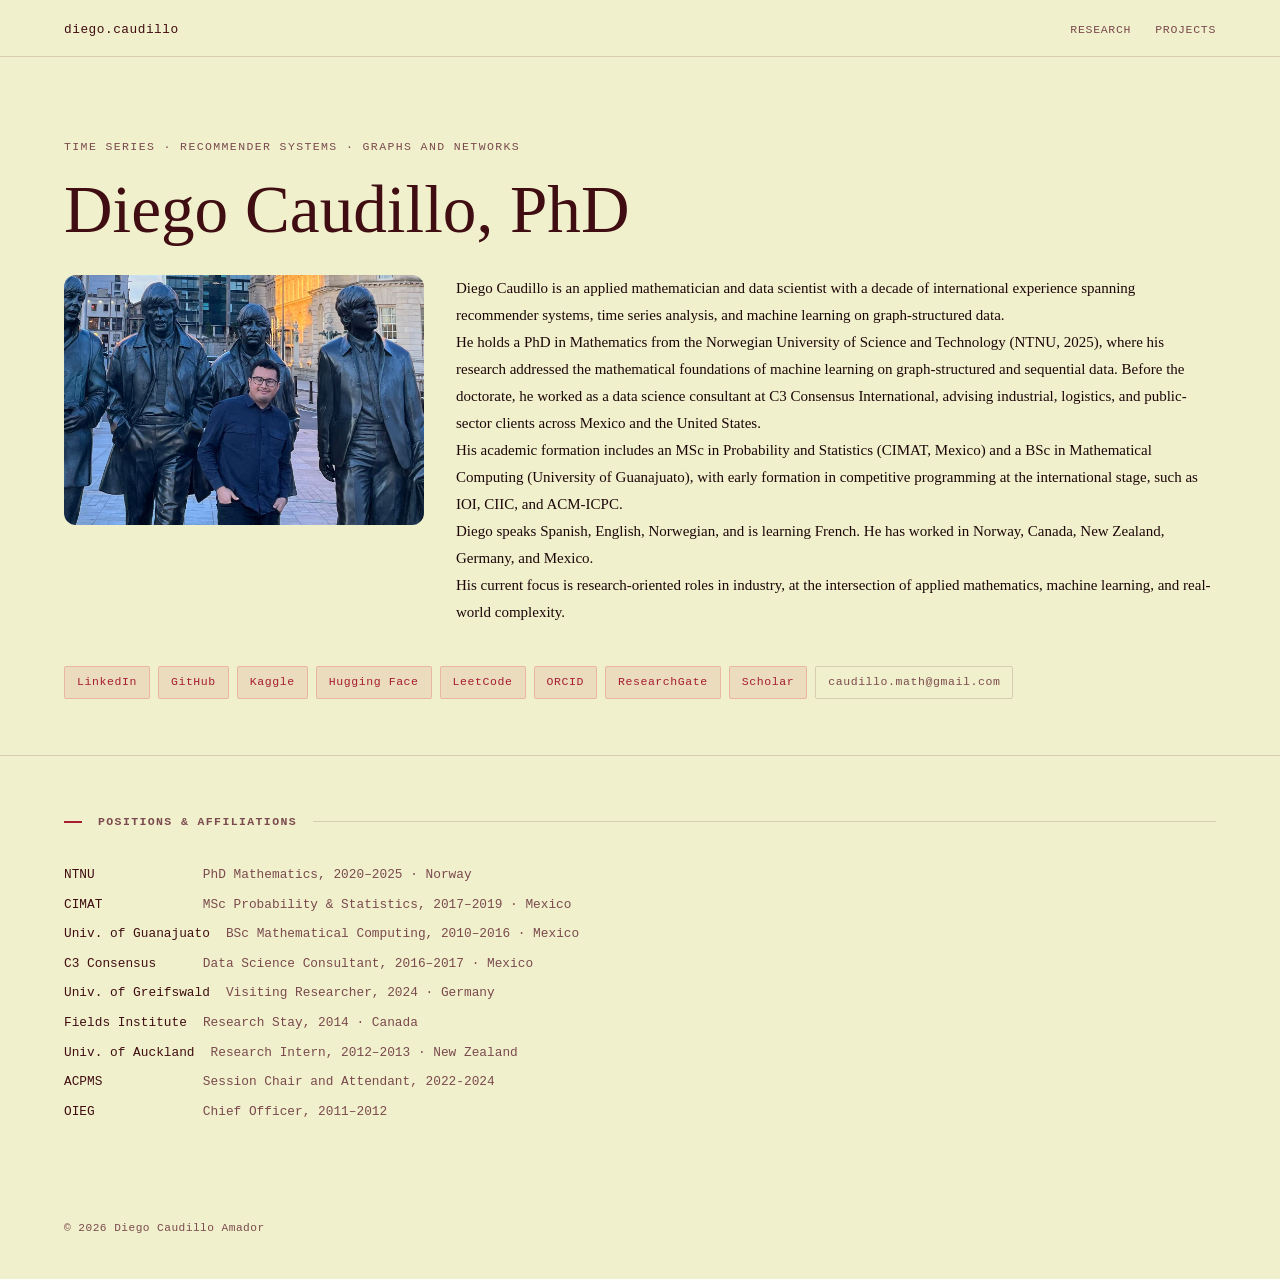
<file: index.html>
<!DOCTYPE html>
<html lang="en">
<head>
<meta charset="UTF-8">
<meta name="viewport" content="width=device-width, initial-scale=1.0">
<title>Diego Caudillo</title>
<link rel="stylesheet" href="style.css">
<style>
  /* ── HERO ── */
  #about { padding: 5rem 0 3.5rem; border-bottom: 1px solid var(--rule); }
  .kicker {
    font-family: var(--mono); font-size: 0.72rem; letter-spacing: 0.12em;
    text-transform: uppercase; color: var(--text-muted); margin-bottom: 1rem;
  }
  h1 {
    font-family: var(--serif); font-size: clamp(2.8rem, 6vw, 4.2rem);
    font-weight: 400; line-height: 1.1; color: var(--accent); margin-bottom: 1.75rem;
  }
  h1 em { font-style: italic; color: var(--text-muted); }


  /* ── SECTION CARDS ── */
  .section-cards {
    display: grid;
    grid-template-columns: repeat(auto-fit, minmax(200px, 1fr));
    gap: 1rem;
    margin-bottom: 0;
  }
  .section-card {
    display: block; text-decoration: none;
    border: 1px solid var(--rule); border-radius: 3px;
    padding: 1.25rem 1.5rem;
    transition: border-color 0.15s, background 0.15s;
    background: transparent;
  }
  .section-card:hover {
    border-color: rgba(231,29,54,0.3);
    background: var(--punch-dim);
  }
  .section-card:hover .card-title { color: var(--punch); }
  .card-label {
    font-family: var(--mono); font-size: 0.65rem; letter-spacing: 0.1em;
    text-transform: uppercase; color: var(--text-muted); margin-bottom: 0.4rem;
  }
  .card-title {
    font-family: var(--serif); font-size: 1.25rem; font-weight: 500;
    color: var(--accent); line-height: 1.2; transition: color 0.15s;
  }
  .card-desc {
    font-family: var(--mono); font-size: 0.7rem; color: var(--text-muted);
    margin-top: 0.5rem; line-height: 1.5;
  }
</style>
</head>
<body>

<nav>
  <div class="wrap">
    <a href="index.html" class="site-name">diego.caudillo</a>
    <ul>
      <li><a href="research.html">Research</a></li>
      <li><a href="portfolio.html">Projects</a></li>
    </ul>
  </div>
</nav>

<!-- ── ABOUT ── -->
<section id="about">
  <div class="wrap">
    <p class="kicker">Time Series &middot; Recommender Systems &middot; Graphs and Networks</p>
    <h1>Diego Caudillo, PhD </h1>

    <div style="display:flex; gap:2rem; align-items:flex-start;">
  <img src="IMG_8859.jpeg" alt="Diego meets The Beatles"
       style="width:360px; height:250px; border-radius:12px; object-fit:cover; flex-shrink:0;">
  <p style="font-size:15px; line-height:1.8; margin:0;">
    Diego Caudillo is an applied mathematician and data scientist with a decade of 
    international experience spanning recommender systems, time series analysis, and machine learning
    on graph-structured data. <br/>
    
    He holds a PhD in Mathematics from the Norwegian University of
    Science and Technology (NTNU, 2025), where his research addressed the 
    mathematical foundations of machine learning on graph-structured and sequential data. 
    Before the doctorate, he worked as a data science consultant at C3 Consensus International, 
    advising industrial, logistics, and public-sector clients across Mexico and the United States. <br/>
    
    His academic formation includes an MSc in Probability and Statistics (CIMAT, Mexico) and a 
    BSc in Mathematical Computing (University of Guanajuato), with early formation in 
    competitive programming at the international stage, such as IOI, CIIC, and ACM-ICPC. <br/>
    
    Diego speaks Spanish, English, Norwegian, and is learning French. 
    He has worked in Norway, Canada, New Zealand, Germany, and Mexico.<br/>
    
    His current focus is research-oriented roles in industry, 
    at the intersection of applied mathematics, machine learning, and real-world complexity.</p>

    </div>
    <div style="margin-bottom: 2.5rem;"></div>

    <div class="links-row">
      <a href="https://www.linkedin.com/in/diegocaudilloamador/" target="_blank" rel="noopener">LinkedIn</a>
      <a href="https://github.com/diegocaudillo" target="_blank" rel="noopener">GitHub</a>
      <a href="https://www.kaggle.com/diegocaudillono" target="_blank" rel="noopener">Kaggle</a>
      <a href="https://huggingface.co/dcaudillo" target="_blank" rel="noopener">Hugging Face</a>
      <a href="https://leetcode.com/u/0gODHWwfIW/" target="_blank" rel="noopener">LeetCode</a>
      <a href="https://orcid.org/0000-0001-5652-9534" target="_blank" rel="noopener">ORCID</a>
      <a href="https://www.researchgate.net/profile/Diego_Caudillo" target="_blank" rel="noopener">ResearchGate</a>
      <a href="https://scholar.google.com/citations?user=xFqUCs0AAAAJ" target="_blank" rel="noopener">Scholar</a>
      <a href="mailto:caudillo.math@gmail.com" class="email">caudillo.math@gmail.com</a>
    </div>
  </div>
</section>

<!-- ── ASSOCIATIONS ── -->
<section id="associations">
  <div class="wrap">
    <h2>Positions &amp; Affiliations</h2>
    <ul class="assoc-list">
      <li><strong>NTNU</strong> PhD Mathematics, 2020–2025 &middot; Norway</li>
      <li><strong>CIMAT</strong> MSc Probability &amp; Statistics, 2017–2019 &middot; Mexico</li>
      <li><strong>Univ. of Guanajuato</strong> BSc Mathematical Computing, 2010–2016 &middot; Mexico</li>
      <li><strong>C3 Consensus</strong> Data Science Consultant, 2016–2017 &middot; Mexico</li>
      <li><strong>Univ. of Greifswald</strong> Visiting Researcher, 2024 &middot; Germany</li>
      <li><strong>Fields Institute</strong> Research Stay, 2014 &middot; Canada</li>
      <li><strong>Univ. of Auckland</strong> Research Intern, 2012–2013 &middot; New Zealand</li>
      <li><strong>ACPMS</strong> Session Chair and Attendant, 2022-2024</li>
      <li><strong>OIEG</strong> Chief Officer, 2011–2012</li>
    </ul>
  </div>
</section>

<footer>
  <div class="wrap">
    &copy; <span id="yr"></span> Diego Caudillo Amador 
  </div>
</footer>

<script>document.getElementById('yr').textContent = new Date().getFullYear();</script>
</body>
</html>
</file>
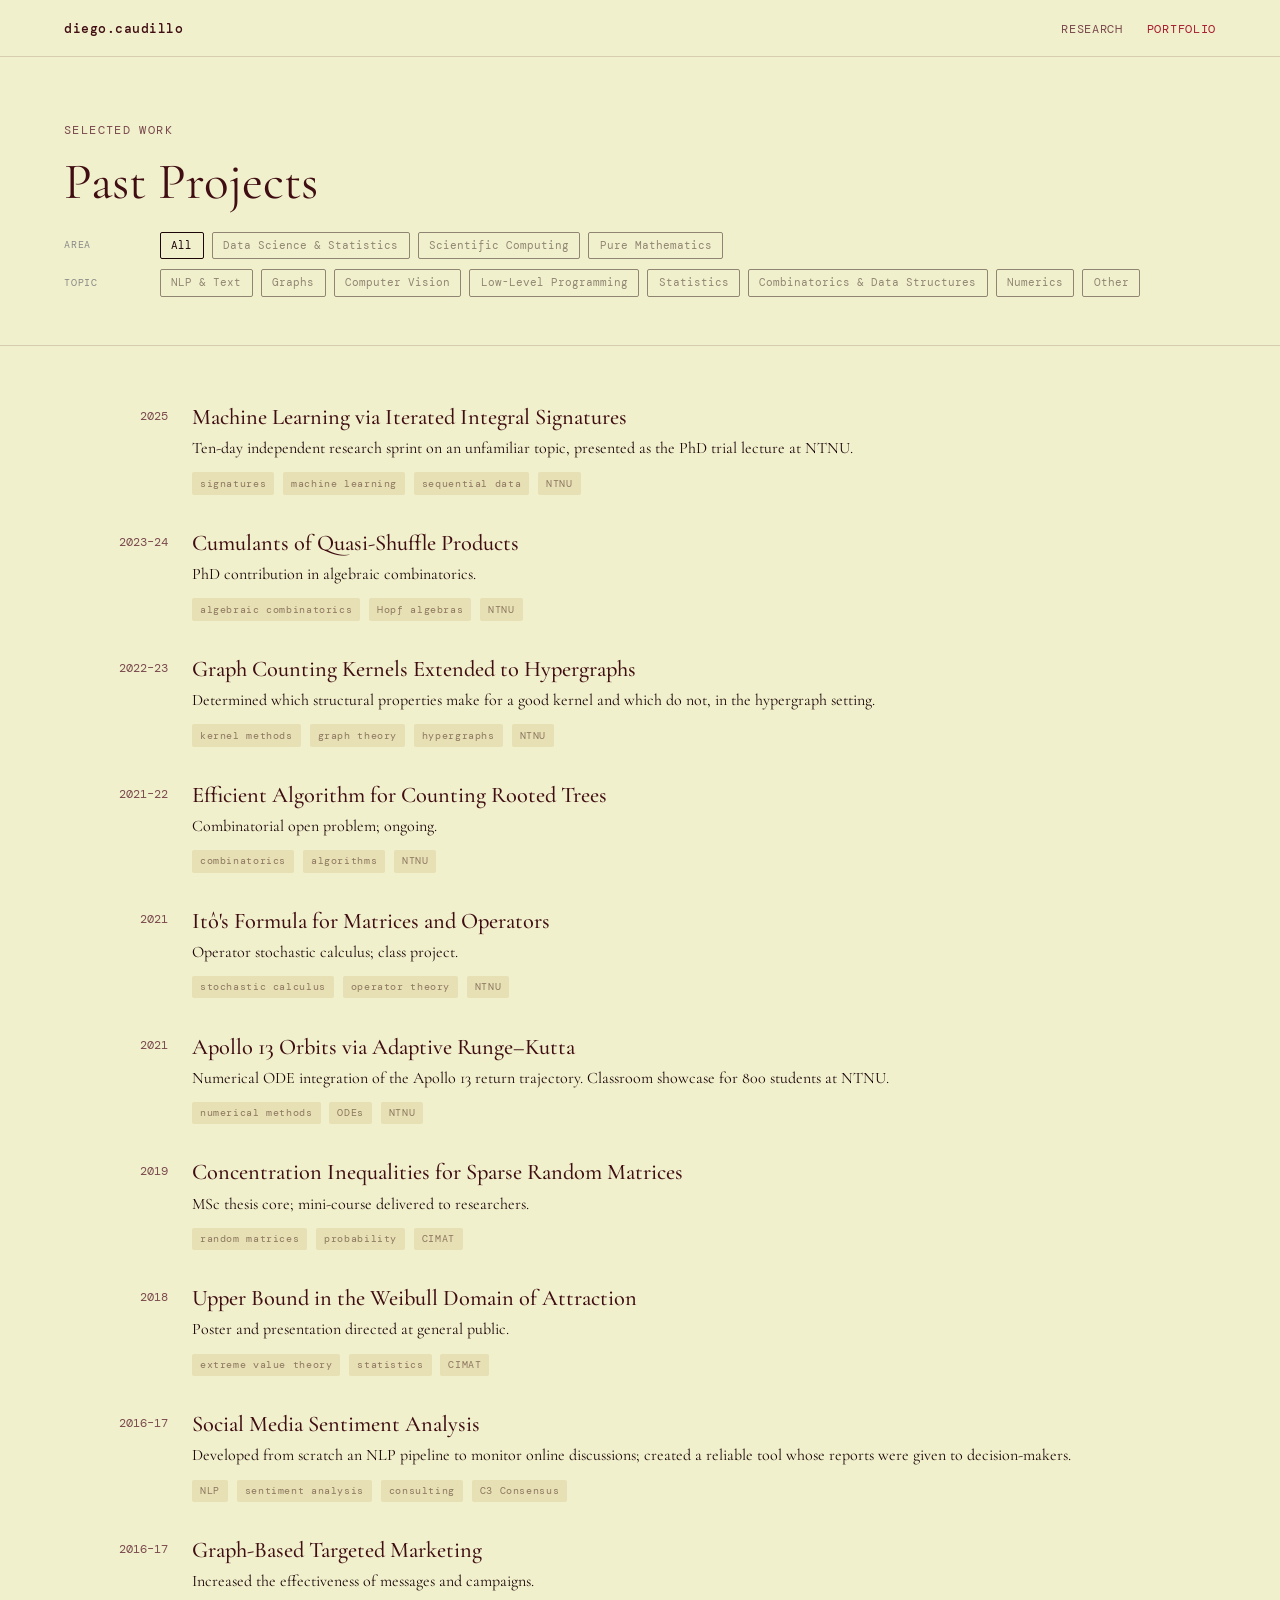
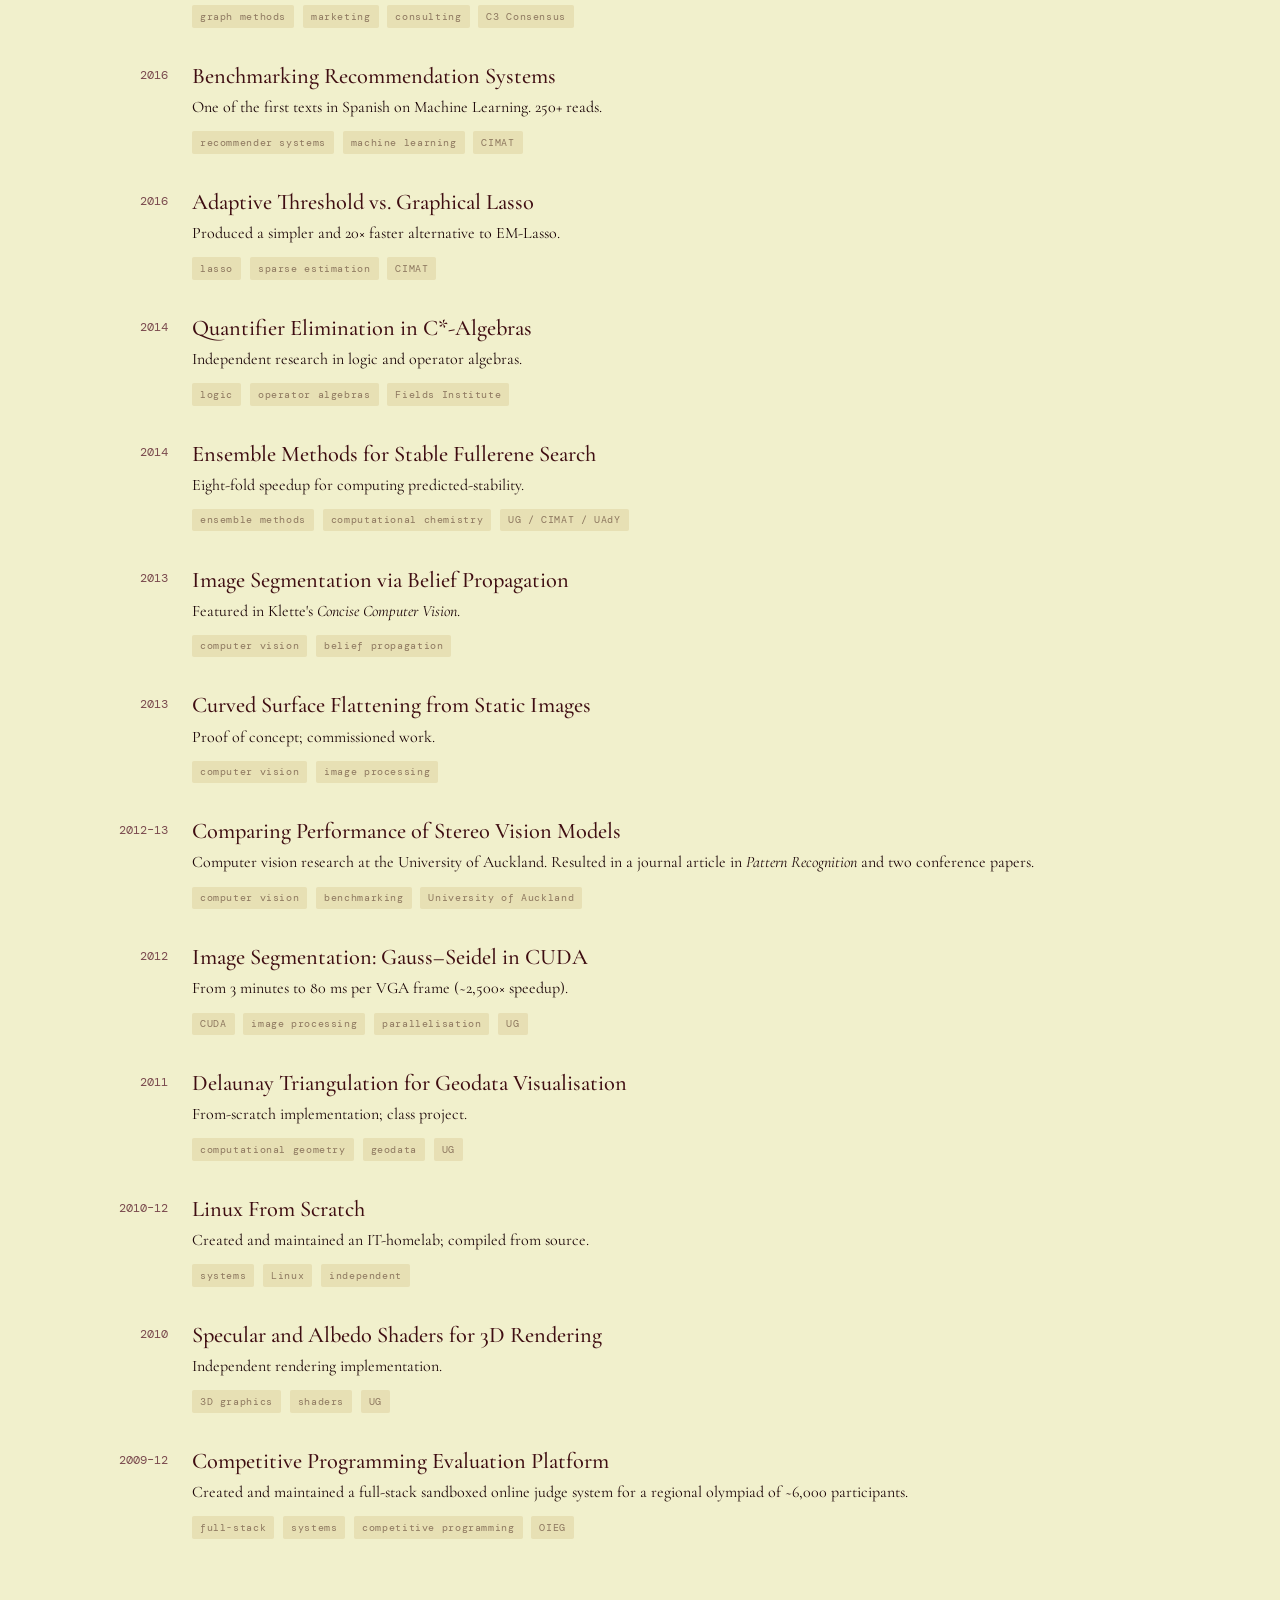
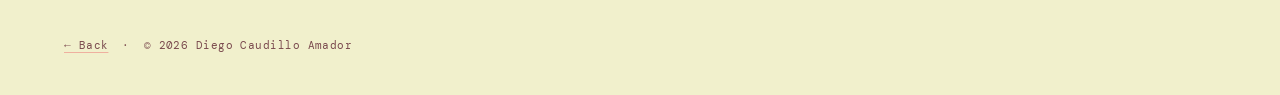
<file: portfolio.html>
<!DOCTYPE html>
<html lang="en">
<head>
<meta charset="UTF-8">
<meta name="viewport" content="width=device-width, initial-scale=1.0">
<title>Past Projects — Diego Caudillo</title>
<link rel="preconnect" href="https://fonts.googleapis.com">
<link rel="preconnect" href="https://fonts.gstatic.com" crossorigin>
<link href="https://fonts.googleapis.com/css2?family=Cormorant+Garamond:ital,wght@0,400;0,500;1,400&family=DM+Mono:wght@400;500&display=swap" rel="stylesheet">
<link rel="stylesheet" href="style.css">
<style>
  .filter-bar { padding: 1.25rem 0 0; }
  .filter-row { display: flex; flex-wrap: wrap; gap: 0.5rem; margin-bottom: 0.6rem; }
  .filter-row:last-child { margin-bottom: 0; }
  .filter-label { font-family: 'DM Mono', monospace; font-size: 0.65rem; text-transform: uppercase;
    letter-spacing: 0.08em; color: var(--muted, #888); align-self: center;
    min-width: 5.5rem; }
  .fbtn { font-family: 'DM Mono', monospace; font-size: 0.7rem; padding: 0.2rem 0.65rem;
    border: 1px solid currentColor; border-radius: 2px; cursor: pointer;
    background: transparent; text-decoration: none; color: inherit; opacity: 0.45;
    transition: opacity 0.15s; }
  .fbtn:hover { opacity: 0.75; }
  .fbtn.on { opacity: 1; }
  .entry.hidden { display: none; }
  .no-match { display: none; font-family: 'DM Mono', monospace; font-size: 0.8rem;
    color: var(--muted, #888); padding: 2rem 0; }
  .no-match.visible { display: block; }
</style>
</head>
<body>

<nav>
  <div class="wrap">
    <a href="index.html" class="site-name">diego.caudillo</a>
    <ul>
      <li><a href="research.html">Research</a></li>
      <li><a href="portfolio.html" class="active">Portfolio</a></li>
    </ul>
  </div>
</nav>

<div class="page-header">
  <div class="wrap">
    <p class="kicker">Selected work</p>
    <h1>Past Projects</h1>

    <div class="filter-bar">
      <div class="filter-row">
        <span class="filter-label">Area</span>
        <a href="#" class="fbtn on" data-type="cat" data-val="all">All</a>
        <a href="#" class="fbtn" data-type="cat" data-val="ds">Data Science &amp; Statistics</a>
        <a href="#" class="fbtn" data-type="cat" data-val="sc">Scientific Computing</a>
        <a href="#" class="fbtn" data-type="cat" data-val="pm">Pure Mathematics</a>
      </div>
      <div class="filter-row">
        <span class="filter-label">Topic</span>
        <a href="#" class="fbtn" data-type="tag" data-val="nlp">NLP &amp; Text</a>
        <a href="#" class="fbtn" data-type="tag" data-val="graphs">Graphs</a>
        <a href="#" class="fbtn" data-type="tag" data-val="computer-vision">Computer Vision</a>
        <a href="#" class="fbtn" data-type="tag" data-val="low-level">Low-Level Programming</a>
        <a href="#" class="fbtn" data-type="tag" data-val="statistics">Statistics</a>
        <a href="#" class="fbtn" data-type="tag" data-val="combinatorics">Combinatorics &amp; Data Structures</a>
        <a href="#" class="fbtn" data-type="tag" data-val="numerics">Numerics</a>
        <a href="#" class="fbtn" data-type="tag" data-val="other">Other</a>
      </div>
    </div>
  </div>
</div>

<section id="projects">
  <div class="wrap">
    <div class="entry-list">

      <div class="entry"
           data-cat="ds"
           data-tags="graphs combinatorics other">
        <span class="entry-year">2025</span>
        <div>
          <h3>Machine Learning via Iterated Integral Signatures</h3>
          <p>Ten-day independent research sprint on an unfamiliar topic, presented as the PhD trial lecture at NTNU.</p>
          <p style="margin-top:0.4rem">
            <span class="tag">signatures</span>
            <span class="tag">machine learning</span>
            <span class="tag">sequential data</span>
            <span class="tag">NTNU</span>
          </p>
        </div>
      </div>

      <div class="entry"
           data-cat="pm"
           data-tags="combinatorics">
        <span class="entry-year">2023–24</span>
        <div>
          <h3>Cumulants of Quasi-Shuffle Products</h3>
          <p>PhD contribution in algebraic combinatorics.</p>
          <p style="margin-top:0.4rem">
            <span class="tag">algebraic combinatorics</span>
            <span class="tag">Hopf algebras</span>
            <span class="tag">NTNU</span>
          </p>
        </div>
      </div>

      <div class="entry"
           data-cat="ds"
           data-tags="graphs combinatorics statistics">
        <span class="entry-year">2022–23</span>
        <div>
          <h3>Graph Counting Kernels Extended to Hypergraphs</h3>
          <p>Determined which structural properties make for a good kernel and which do not, in the hypergraph setting.</p>
          <p style="margin-top:0.4rem">
            <span class="tag">kernel methods</span>
            <span class="tag">graph theory</span>
            <span class="tag">hypergraphs</span>
            <span class="tag">NTNU</span>
          </p>
        </div>
      </div>

      <div class="entry"
           data-cat="pm"
           data-tags="combinatorics">
        <span class="entry-year">2021–22</span>
        <div>
          <h3>Efficient Algorithm for Counting Rooted Trees</h3>
          <p>Combinatorial open problem; ongoing.</p>
          <p style="margin-top:0.4rem">
            <span class="tag">combinatorics</span>
            <span class="tag">algorithms</span>
            <span class="tag">NTNU</span>
          </p>
        </div>
      </div>

      <div class="entry"
           data-cat="pm"
           data-tags="statistics">
        <span class="entry-year">2021</span>
        <div>
          <h3>Itô's Formula for Matrices and Operators</h3>
          <p>Operator stochastic calculus; class project.</p>
          <p style="margin-top:0.4rem">
            <span class="tag">stochastic calculus</span>
            <span class="tag">operator theory</span>
            <span class="tag">NTNU</span>
          </p>
        </div>
      </div>

      <div class="entry"
           data-cat="sc"
           data-tags="numerics">
        <span class="entry-year">2021</span>
        <div>
          <h3>Apollo 13 Orbits via Adaptive Runge–Kutta</h3>
          <p>Numerical ODE integration of the Apollo 13 return trajectory. Classroom showcase for 800 students at NTNU.</p>
          <p style="margin-top:0.4rem">
            <span class="tag">numerical methods</span>
            <span class="tag">ODEs</span>
            <span class="tag">NTNU</span>
          </p>
        </div>
      </div>

      <div class="entry"
           data-cat="pm"
           data-tags="statistics combinatorics">
        <span class="entry-year">2019</span>
        <div>
          <h3>Concentration Inequalities for Sparse Random Matrices</h3>
          <p>MSc thesis core; mini-course delivered to researchers.</p>
          <p style="margin-top:0.4rem">
            <span class="tag">random matrices</span>
            <span class="tag">probability</span>
            <span class="tag">CIMAT</span>
          </p>
        </div>
      </div>

      <div class="entry"
           data-cat="ds"
           data-tags="statistics">
        <span class="entry-year">2018</span>
        <div>
          <h3>Upper Bound in the Weibull Domain of Attraction</h3>
          <p>Poster and presentation directed at general public.</p>
          <p style="margin-top:0.4rem">
            <span class="tag">extreme value theory</span>
            <span class="tag">statistics</span>
            <span class="tag">CIMAT</span>
          </p>
        </div>
      </div>

      <div class="entry"
           data-cat="ds"
           data-tags="nlp">
        <span class="entry-year">2016–17</span>
        <div>
          <h3>Social Media Sentiment Analysis</h3>
          <p>Developed from scratch an NLP pipeline to monitor online discussions; created a reliable tool whose reports were given to decision-makers.</p>
          <p style="margin-top:0.4rem">
            <span class="tag">NLP</span>
            <span class="tag">sentiment analysis</span>
            <span class="tag">consulting</span>
            <span class="tag">C3 Consensus</span>
          </p>
        </div>
      </div>

      <div class="entry"
           data-cat="ds"
           data-tags="graphs">
        <span class="entry-year">2016–17</span>
        <div>
          <h3>Graph-Based Targeted Marketing</h3>
          <p>Increased the effectiveness of messages and campaigns.</p>
          <p style="margin-top:0.4rem">
            <span class="tag">graph methods</span>
            <span class="tag">marketing</span>
            <span class="tag">consulting</span>
            <span class="tag">C3 Consensus</span>
          </p>
        </div>
      </div>

      <div class="entry"
           data-cat="ds"
           data-tags="statistics other">
        <span class="entry-year">2016</span>
        <div>
          <h3>Benchmarking Recommendation Systems</h3>
          <p>One of the first texts in Spanish on Machine Learning. 250+ reads.</p>
          <p style="margin-top:0.4rem">
            <span class="tag">recommender systems</span>
            <span class="tag">machine learning</span>
            <span class="tag">CIMAT</span>
          </p>
        </div>
      </div>

      <div class="entry"
           data-cat="ds"
           data-tags="statistics">
        <span class="entry-year">2016</span>
        <div>
          <h3>Adaptive Threshold vs. Graphical Lasso</h3>
          <p>Produced a simpler and 20× faster alternative to EM-Lasso.</p>
          <p style="margin-top:0.4rem">
            <span class="tag">lasso</span>
            <span class="tag">sparse estimation</span>
            <span class="tag">CIMAT</span>
          </p>
        </div>
      </div>

      <div class="entry"
           data-cat="pm"
           data-tags="combinatorics other">
        <span class="entry-year">2014</span>
        <div>
          <h3>Quantifier Elimination in C*-Algebras</h3>
          <p>Independent research in logic and operator algebras.</p>
          <p style="margin-top:0.4rem">
            <span class="tag">logic</span>
            <span class="tag">operator algebras</span>
            <span class="tag">Fields Institute</span>
          </p>
        </div>
      </div>

      <div class="entry"
           data-cat="ds"
           data-tags="statistics other">
        <span class="entry-year">2014</span>
        <div>
          <h3>Ensemble Methods for Stable Fullerene Search</h3>
          <p>Eight-fold speedup for computing predicted-stability.</p>
          <p style="margin-top:0.4rem">
            <span class="tag">ensemble methods</span>
            <span class="tag">computational chemistry</span>
            <span class="tag">UG / CIMAT / UAdY</span>
          </p>
        </div>
      </div>

      <div class="entry"
           data-cat="sc"
           data-tags="computer-vision graphs">
        <span class="entry-year">2013</span>
        <div>
          <h3>Image Segmentation via Belief Propagation</h3>
          <p>Featured in Klette's <em>Concise Computer Vision</em>.</p>
          <p style="margin-top:0.4rem">
            <span class="tag">computer vision</span>
            <span class="tag">belief propagation</span>
          </p>
        </div>
      </div>

      <div class="entry"
           data-cat="sc"
           data-tags="computer-vision">
        <span class="entry-year">2013</span>
        <div>
          <h3>Curved Surface Flattening from Static Images</h3>
          <p>Proof of concept; commissioned work.</p>
          <p style="margin-top:0.4rem">
            <span class="tag">computer vision</span>
            <span class="tag">image processing</span>
          </p>
        </div>
      </div>

      <div class="entry"
           data-cat="ds"
           data-tags="computer-vision statistics">
        <span class="entry-year">2012–13</span>
        <div>
          <h3>Comparing Performance of Stereo Vision Models</h3>
          <p>Computer vision research at the University of Auckland. Resulted in a journal article in <em>Pattern Recognition</em> and two conference papers.</p>
          <p style="margin-top:0.4rem">
            <span class="tag">computer vision</span>
            <span class="tag">benchmarking</span>
            <span class="tag">University of Auckland</span>
          </p>
        </div>
      </div>

      <div class="entry"
           data-cat="sc"
           data-tags="computer-vision low-level">
        <span class="entry-year">2012</span>
        <div>
          <h3>Image Segmentation: Gauss–Seidel in CUDA</h3>
          <p>From 3 minutes to 80 ms per VGA frame (~2,500× speedup).</p>
          <p style="margin-top:0.4rem">
            <span class="tag">CUDA</span>
            <span class="tag">image processing</span>
            <span class="tag">parallelisation</span>
            <span class="tag">UG</span>
          </p>
        </div>
      </div>

      <div class="entry"
           data-cat="sc"
           data-tags="combinatorics numerics">
        <span class="entry-year">2011</span>
        <div>
          <h3>Delaunay Triangulation for Geodata Visualisation</h3>
          <p>From-scratch implementation; class project.</p>
          <p style="margin-top:0.4rem">
            <span class="tag">computational geometry</span>
            <span class="tag">geodata</span>
            <span class="tag">UG</span>
          </p>
        </div>
      </div>

      <div class="entry"
           data-cat="sc"
           data-tags="low-level">
        <span class="entry-year">2010–12</span>
        <div>
          <h3>Linux From Scratch</h3>
          <p>Created and maintained an IT-homelab; compiled from source.</p>
          <p style="margin-top:0.4rem">
            <span class="tag">systems</span>
            <span class="tag">Linux</span>
            <span class="tag">independent</span>
          </p>
        </div>
      </div>

      <div class="entry"
           data-cat="sc"
           data-tags="computer-vision low-level">
        <span class="entry-year">2010</span>
        <div>
          <h3>Specular and Albedo Shaders for 3D Rendering</h3>
          <p>Independent rendering implementation.</p>
          <p style="margin-top:0.4rem">
            <span class="tag">3D graphics</span>
            <span class="tag">shaders</span>
            <span class="tag">UG</span>
          </p>
        </div>
      </div>

      <div class="entry"
           data-cat="sc"
           data-tags="low-level other">
        <span class="entry-year">2009–12</span>
        <div>
          <h3>Competitive Programming Evaluation Platform</h3>
          <p>Created and maintained a full-stack sandboxed online judge system for a regional olympiad of ~6,000 participants.</p>
          <p style="margin-top:0.4rem">
            <span class="tag">full-stack</span>
            <span class="tag">systems</span>
            <span class="tag">competitive programming</span>
            <span class="tag">OIEG</span>
          </p>
        </div>
      </div>

    </div>

    <p class="no-match" id="no-match">No projects match the current filter combination.</p>
  </div>
</section>

<footer>
  <div class="wrap">
    <a href="index.html">← Back</a>
    &ensp;&middot;&ensp;
    &copy; <span id="yr"></span> Diego Caudillo Amador
  </div>
</footer>

<script>
document.getElementById('yr').textContent = new Date().getFullYear();

(function () {
  var activeCat = 'all';
  var activeTags = [];

  var catBtns = document.querySelectorAll('.fbtn[data-type="cat"]');
  var tagBtns = document.querySelectorAll('.fbtn[data-type="tag"]');
  var entries = document.querySelectorAll('#projects .entry');
  var noMatch = document.getElementById('no-match');

  function apply() {
    var visible = 0;
    entries.forEach(function (e) {
      var cat = e.getAttribute('data-cat');
      var tags = e.getAttribute('data-tags').split(' ');
      var catOk = activeCat === 'all' || cat === activeCat;
      var tagsOk = activeTags.every(function (t) { return tags.indexOf(t) !== -1; });
      if (catOk && tagsOk) {
        e.classList.remove('hidden');
        visible++;
      } else {
        e.classList.add('hidden');
      }
    });
    noMatch.classList.toggle('visible', visible === 0);
  }

  catBtns.forEach(function (btn) {
    btn.addEventListener('click', function (e) {
      e.preventDefault();
      activeCat = btn.getAttribute('data-val');
      catBtns.forEach(function (b) { b.classList.remove('on'); });
      btn.classList.add('on');
      apply();
    });
  });

  tagBtns.forEach(function (btn) {
    btn.addEventListener('click', function (e) {
      e.preventDefault();
      var val = btn.getAttribute('data-val');
      var idx = activeTags.indexOf(val);
      if (idx === -1) {
        activeTags.push(val);
        btn.classList.add('on');
      } else {
        activeTags.splice(idx, 1);
        btn.classList.remove('on');
      }
      apply();
    });
  });
})();
</script>
</body>
</html>
</file>
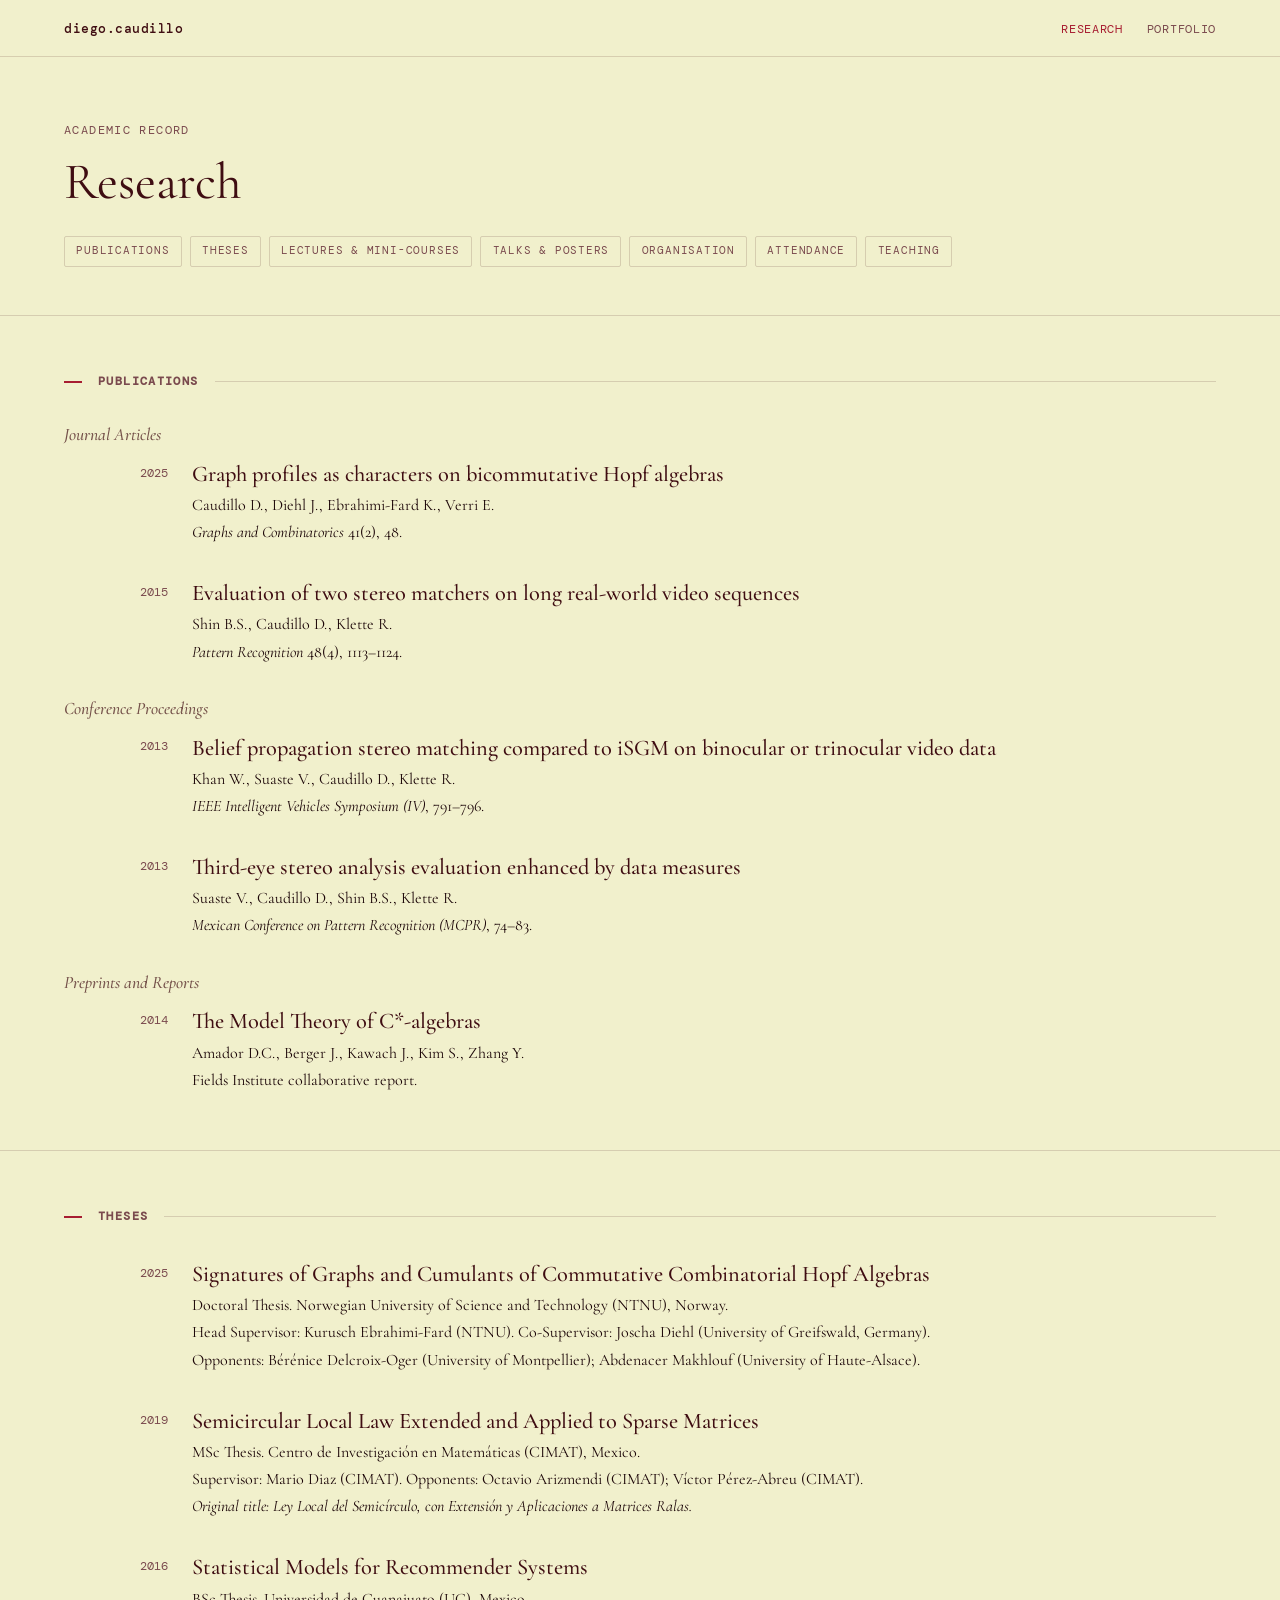
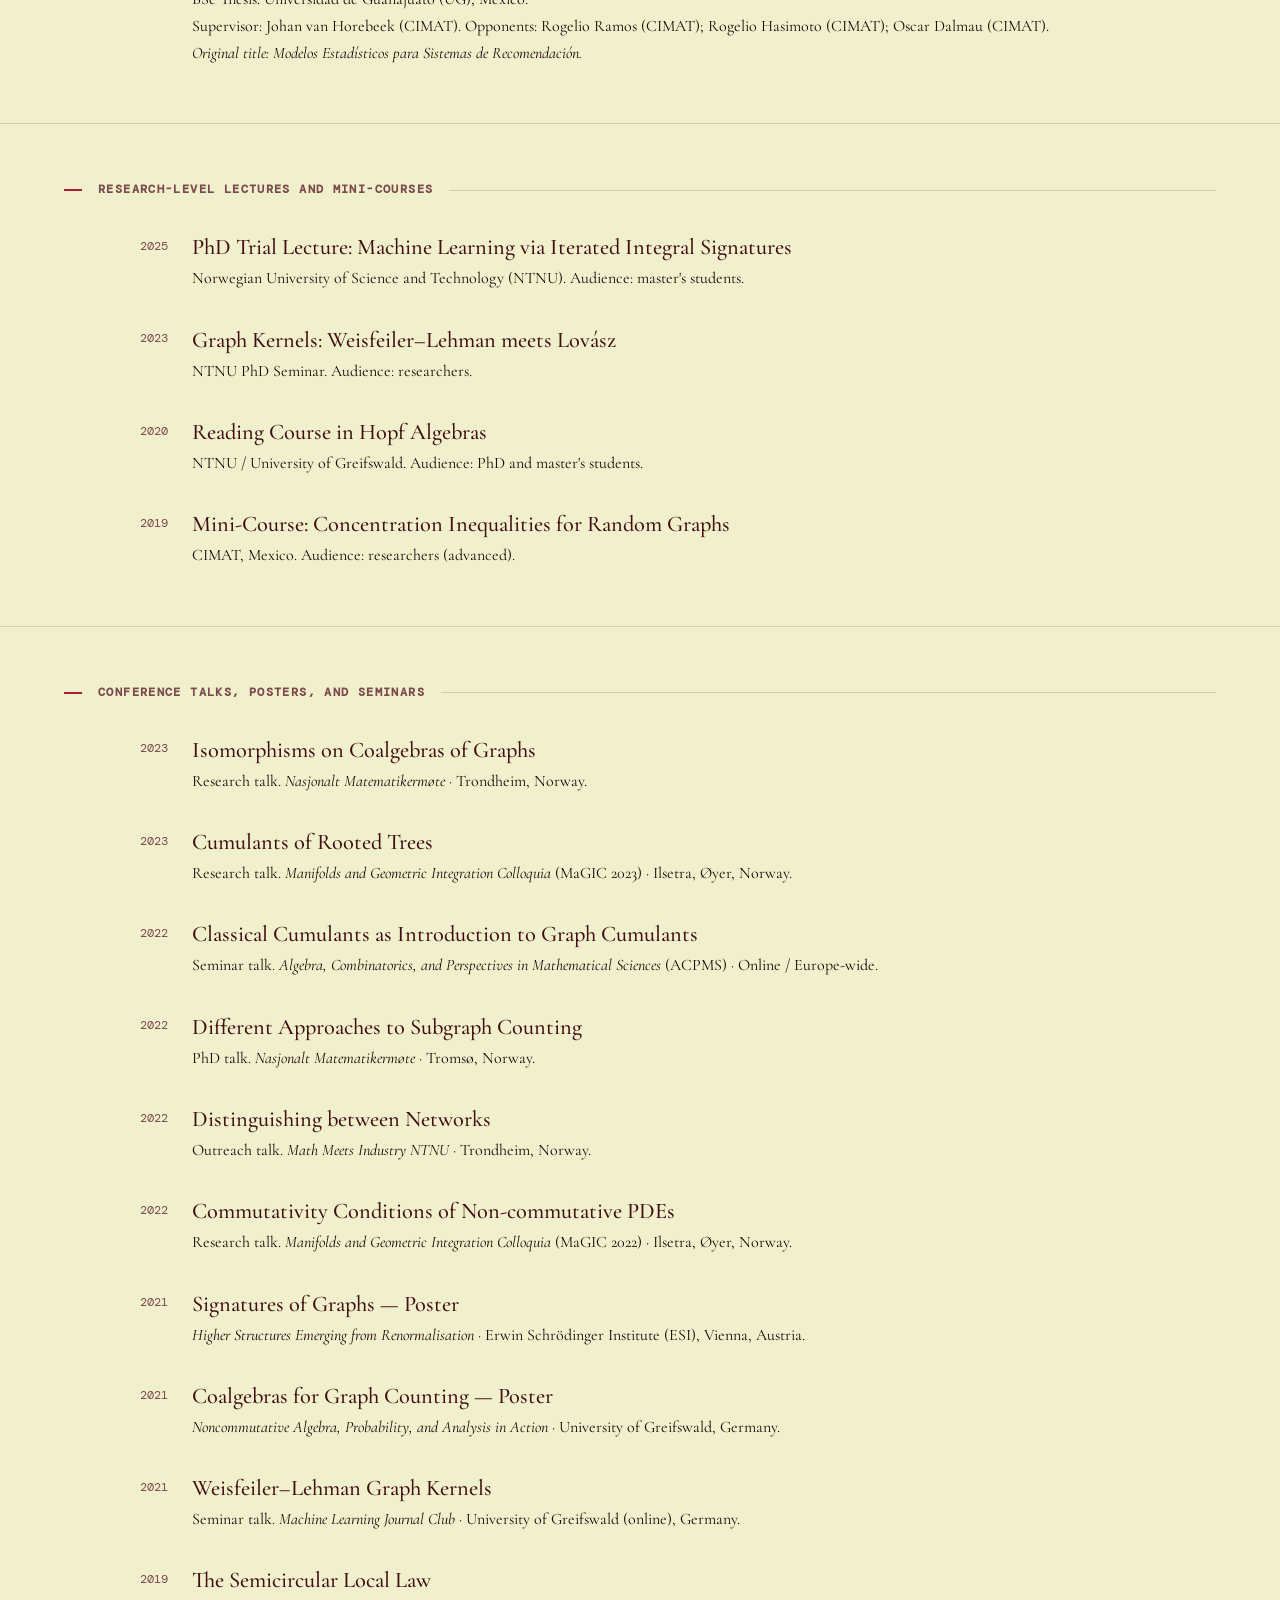
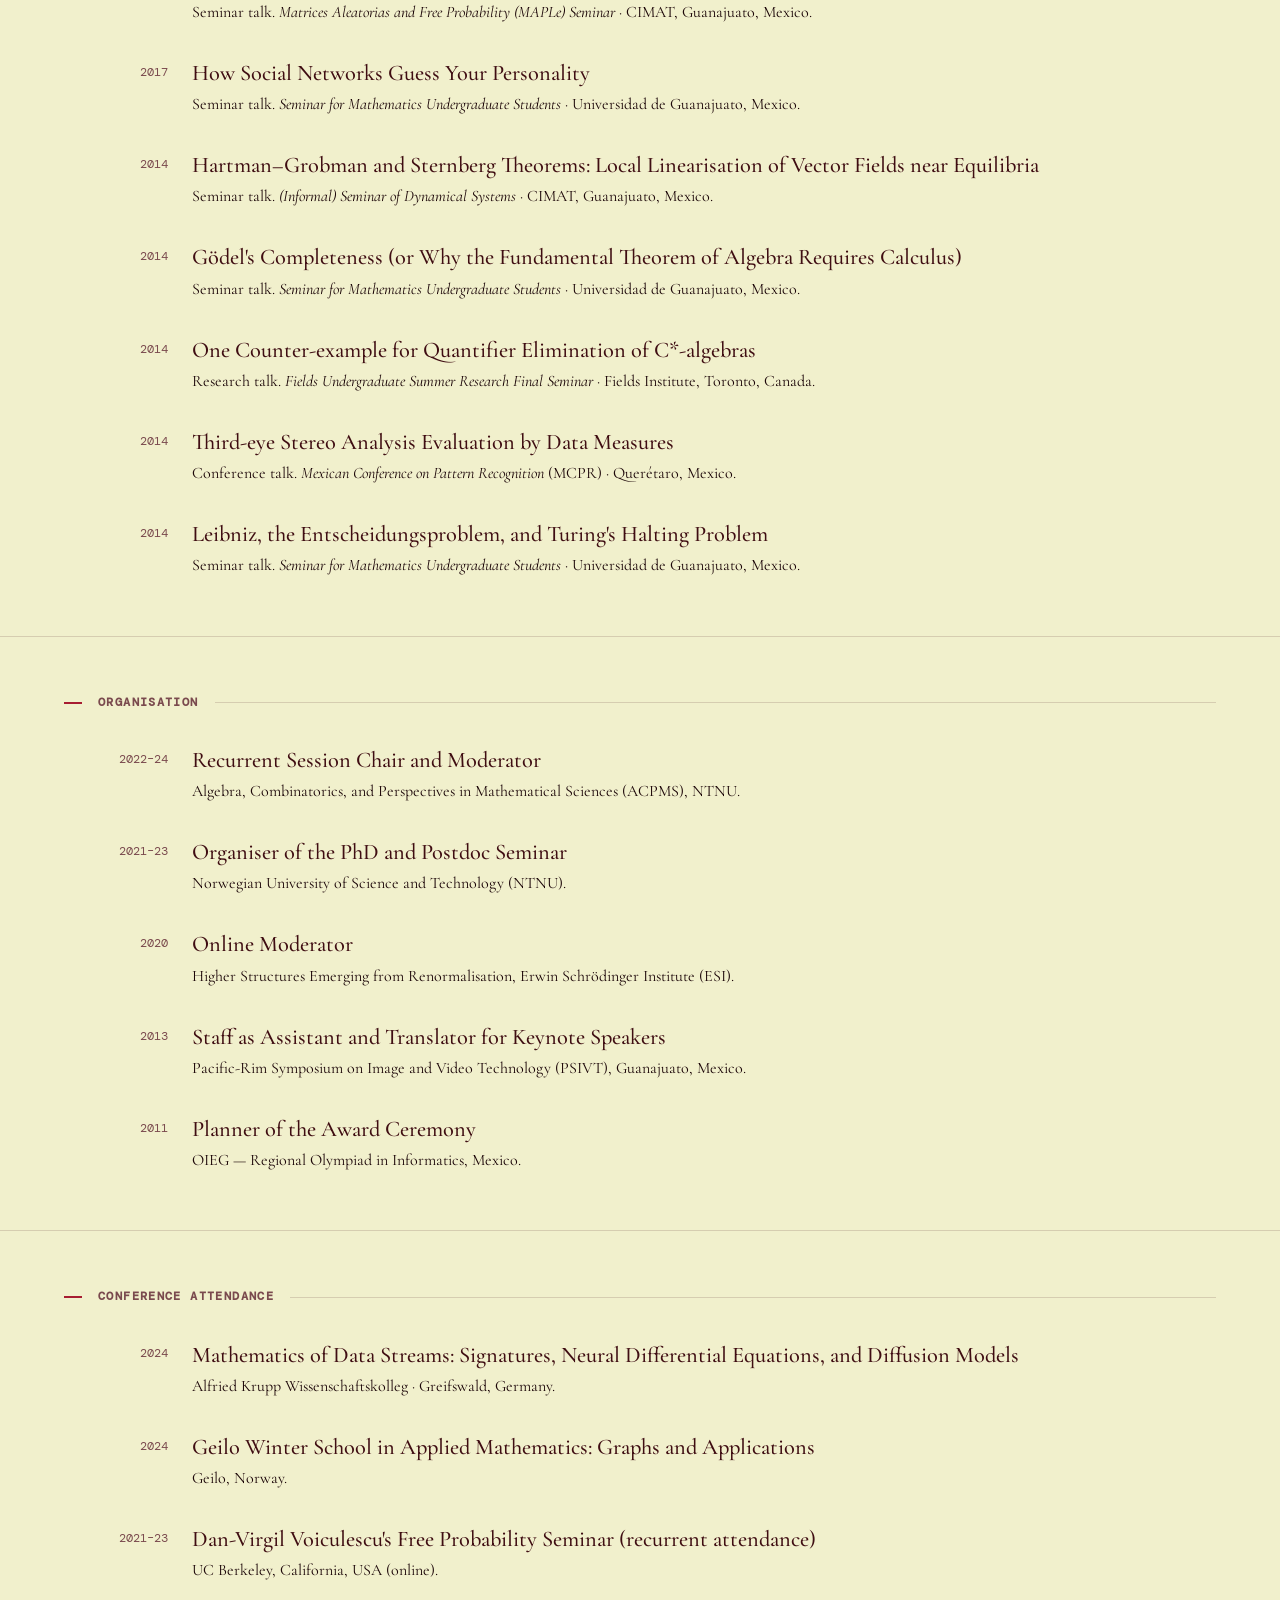
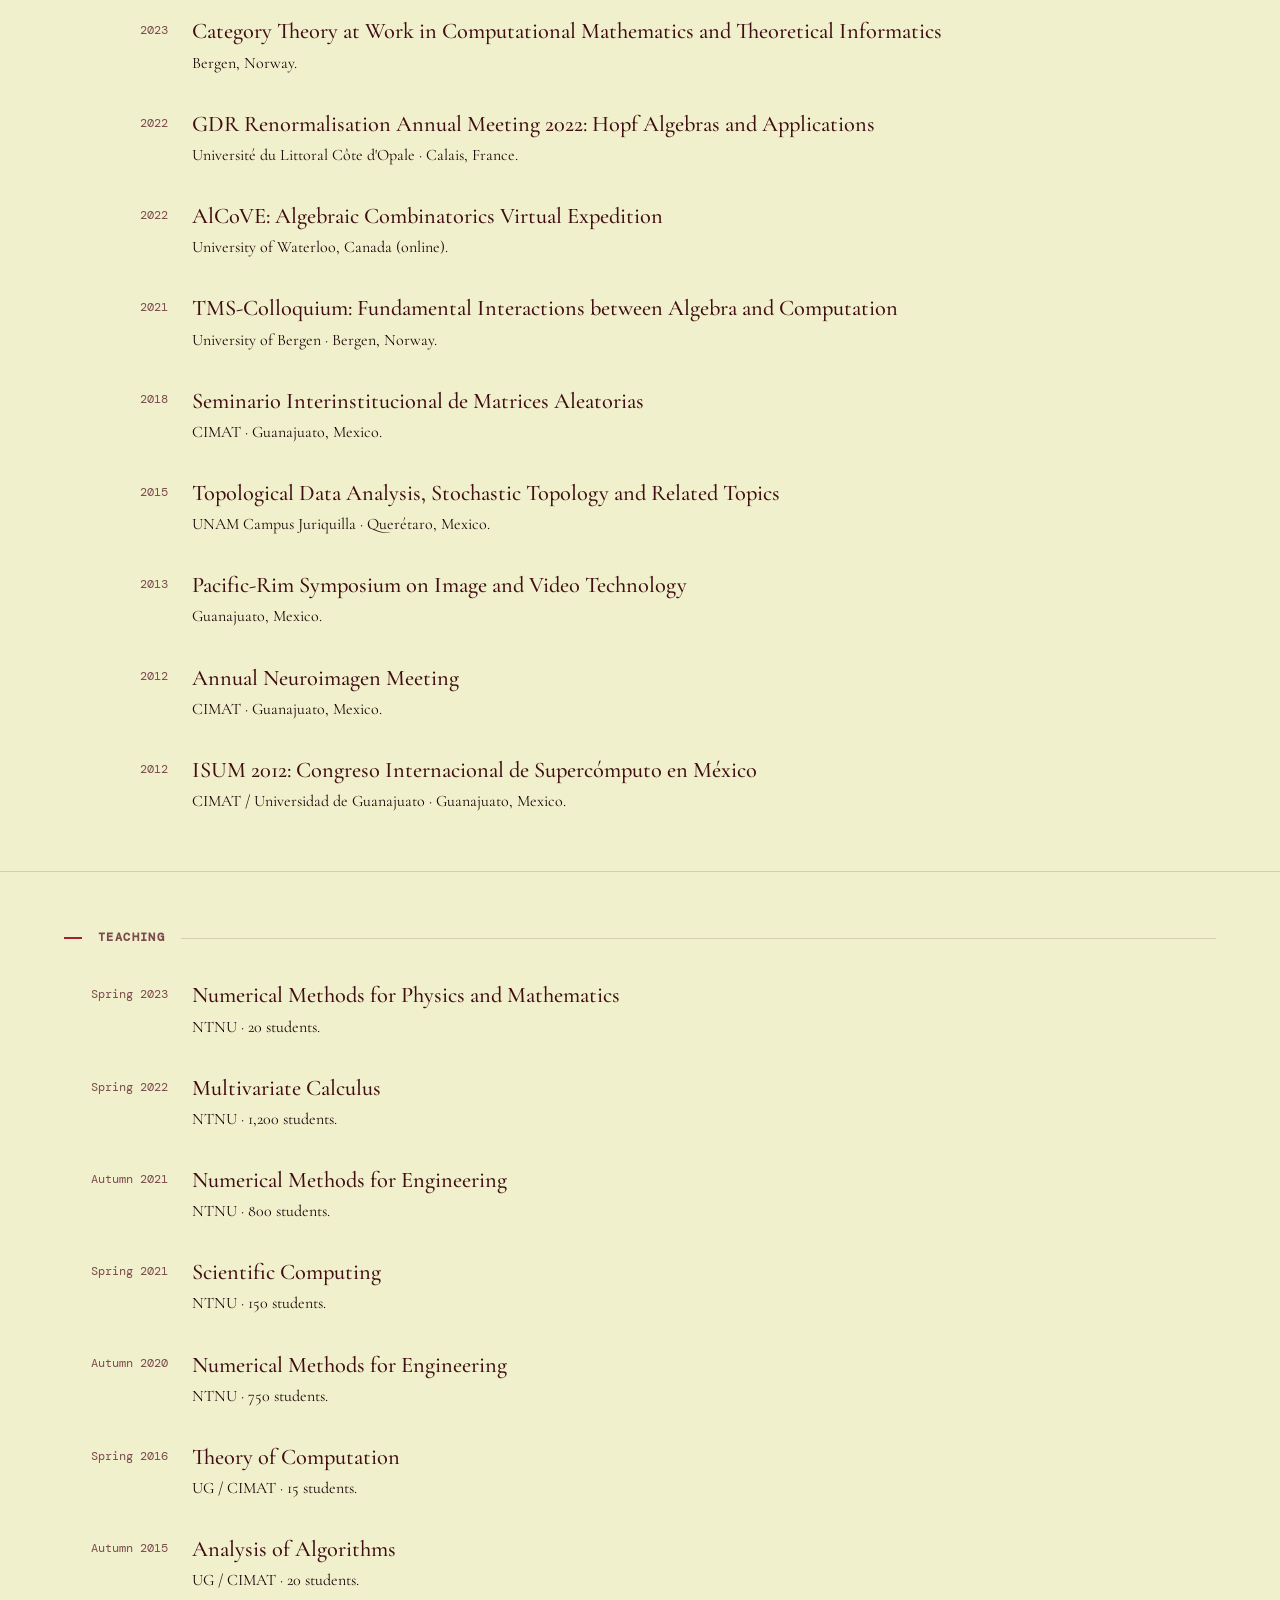
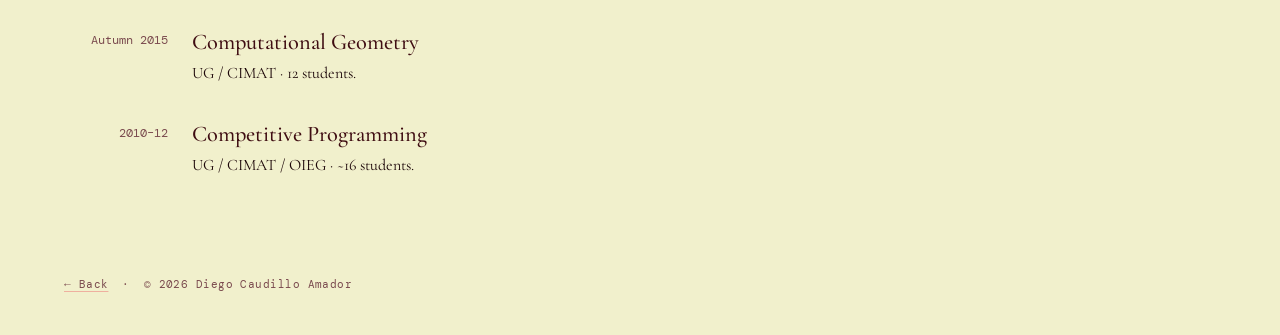
<file: research.html>
<!DOCTYPE html>
<html lang="en">
<head>
<meta charset="UTF-8">
<meta name="viewport" content="width=device-width, initial-scale=1.0">
<title>Research — Diego Caudillo</title>
<link rel="preconnect" href="https://fonts.googleapis.com">
<link rel="preconnect" href="https://fonts.gstatic.com" crossorigin>
<link href="https://fonts.googleapis.com/css2?family=Cormorant+Garamond:ital,wght@0,400;0,500;1,400&family=DM+Mono:wght@400;500&display=swap" rel="stylesheet">
<link rel="stylesheet" href="style.css">
</head>
<body>

<nav>
  <div class="wrap">
    <a href="index.html" class="site-name">diego.caudillo</a>
    <ul>
      <li><a href="research.html" class="active">Research</a></li>
      <li><a href="portfolio.html">Portfolio</a></li>
    </ul>
  </div>
</nav>

<div class="page-header">
  <div class="wrap">
    <p class="kicker">Academic record</p>
    <h1>Research</h1>
    <div class="sub-nav">
      <a href="#publications">Publications</a>
      <a href="#theses">Theses</a>
      <a href="#lectures">Lectures &amp; Mini-Courses</a>
      <a href="#talks">Talks &amp; Posters</a>
      <a href="#organisation">Organisation</a>
      <a href="#attendance">Attendance</a>
      <a href="#teaching">Teaching</a>
    </div>
  </div>
</div>

<!-- ── PUBLICATIONS ── -->
<section id="publications">
  <div class="wrap">
    <h2>Publications</h2>

    <h3 style="font-family:'Cormorant Garamond',serif; font-style:italic; font-size:1.1rem; margin:1.5rem 0 0.75rem; opacity:0.7;">Journal Articles</h3>
    <div class="entry-list">

      <div class="entry">
        <span class="entry-year">2025</span>
        <div>
          <h3>Graph profiles as characters on bicommutative Hopf algebras</h3>
          <p>Caudillo D., Diehl J., Ebrahimi-Fard K., Verri E.<br>
          <em>Graphs and Combinatorics</em> 41(2), 48.</p>
        </div>
      </div>

      <div class="entry">
        <span class="entry-year">2015</span>
        <div>
          <h3>Evaluation of two stereo matchers on long real-world video sequences</h3>
          <p>Shin B.S., Caudillo D., Klette R.<br>
          <em>Pattern Recognition</em> 48(4), 1113–1124.</p>
        </div>
      </div>

    </div>

    <h3 style="font-family:'Cormorant Garamond',serif; font-style:italic; font-size:1.1rem; margin:2rem 0 0.75rem; opacity:0.7;">Conference Proceedings</h3>
    <div class="entry-list">

      <div class="entry">
        <span class="entry-year">2013</span>
        <div>
          <h3>Belief propagation stereo matching compared to iSGM on binocular or trinocular video data</h3>
          <p>Khan W., Suaste V., Caudillo D., Klette R.<br>
          <em>IEEE Intelligent Vehicles Symposium (IV)</em>, 791–796.</p>
        </div>
      </div>

      <div class="entry">
        <span class="entry-year">2013</span>
        <div>
          <h3>Third-eye stereo analysis evaluation enhanced by data measures</h3>
          <p>Suaste V., Caudillo D., Shin B.S., Klette R.<br>
          <em>Mexican Conference on Pattern Recognition (MCPR)</em>, 74–83.</p>
        </div>
      </div>

    </div>

    <h3 style="font-family:'Cormorant Garamond',serif; font-style:italic; font-size:1.1rem; margin:2rem 0 0.75rem; opacity:0.7;">Preprints and Reports</h3>
    <div class="entry-list">

      <div class="entry">
        <span class="entry-year">2014</span>
        <div>
          <h3>The Model Theory of C*-algebras</h3>
          <p>Amador D.C., Berger J., Kawach J., Kim S., Zhang Y.<br>
          Fields Institute collaborative report.</p>
        </div>
      </div>

    </div>
  </div>
</section>

<!-- ── THESES ── -->
<section id="theses">
  <div class="wrap">
    <h2>Theses</h2>
    <div class="entry-list">

      <div class="entry">
        <span class="entry-year">2025</span>
        <div>
          <h3>Signatures of Graphs and Cumulants of Commutative Combinatorial Hopf Algebras</h3>
          <p>Doctoral Thesis. Norwegian University of Science and Technology (NTNU), Norway.<br>
          Head Supervisor: Kurusch Ebrahimi-Fard (NTNU). Co-Supervisor: Joscha Diehl (University of Greifswald, Germany).<br>
          Opponents: Bérénice Delcroix-Oger (University of Montpellier); Abdenacer Makhlouf (University of Haute-Alsace).</p>
        </div>
      </div>

      <div class="entry">
        <span class="entry-year">2019</span>
        <div>
          <h3>Semicircular Local Law Extended and Applied to Sparse Matrices</h3>
          <p>MSc Thesis. Centro de Investigación en Matemáticas (CIMAT), Mexico.<br>
          Supervisor: Mario Diaz (CIMAT). Opponents: Octavio Arizmendi (CIMAT); Víctor Pérez-Abreu (CIMAT).<br>
          <em>Original title: Ley Local del Semicírculo, con Extensión y Aplicaciones a Matrices Ralas.</em></p>
        </div>
      </div>

      <div class="entry">
        <span class="entry-year">2016</span>
        <div>
          <h3>Statistical Models for Recommender Systems</h3>
          <p>BSc Thesis. Universidad de Guanajuato (UG), Mexico.<br>
          Supervisor: Johan van Horebeek (CIMAT). Opponents: Rogelio Ramos (CIMAT); Rogelio Hasimoto (CIMAT); Oscar Dalmau (CIMAT).<br>
          <em>Original title: Modelos Estadísticos para Sistemas de Recomendación.</em></p>
        </div>
      </div>

    </div>
  </div>
</section>

<!-- ── RESEARCH-LEVEL LECTURES AND MINI-COURSES ── -->
<section id="lectures">
  <div class="wrap">
    <h2>Research-Level Lectures and Mini-Courses</h2>
    <div class="entry-list">

      <div class="entry">
        <span class="entry-year">2025</span>
        <div>
          <h3>PhD Trial Lecture: Machine Learning via Iterated Integral Signatures</h3>
          <p>Norwegian University of Science and Technology (NTNU). Audience: master's students.</p>
        </div>
      </div>

      <div class="entry">
        <span class="entry-year">2023</span>
        <div>
          <h3>Graph Kernels: Weisfeiler–Lehman meets Lovász</h3>
          <p>NTNU PhD Seminar. Audience: researchers.</p>
        </div>
      </div>

      <div class="entry">
        <span class="entry-year">2020</span>
        <div>
          <h3>Reading Course in Hopf Algebras</h3>
          <p>NTNU / University of Greifswald. Audience: PhD and master's students.</p>
        </div>
      </div>

      <div class="entry">
        <span class="entry-year">2019</span>
        <div>
          <h3>Mini-Course: Concentration Inequalities for Random Graphs</h3>
          <p>CIMAT, Mexico. Audience: researchers (advanced).</p>
        </div>
      </div>

    </div>
  </div>
</section>

<!-- ── TALKS, POSTERS, AND SEMINARS ── -->
<section id="talks">
  <div class="wrap">
    <h2>Conference Talks, Posters, and Seminars</h2>
    <div class="entry-list">

      <div class="entry">
        <span class="entry-year">2023</span>
        <div>
          <h3>Isomorphisms on Coalgebras of Graphs</h3>
          <p>Research talk. <em>Nasjonalt Matematikermøte</em> &middot; Trondheim, Norway.</p>
        </div>
      </div>

      <div class="entry">
        <span class="entry-year">2023</span>
        <div>
          <h3>Cumulants of Rooted Trees</h3>
          <p>Research talk. <em>Manifolds and Geometric Integration Colloquia</em> (MaGIC 2023) &middot; Ilsetra, Øyer, Norway.</p>
        </div>
      </div>

      <div class="entry">
        <span class="entry-year">2022</span>
        <div>
          <h3>Classical Cumulants as Introduction to Graph Cumulants</h3>
          <p>Seminar talk. <em>Algebra, Combinatorics, and Perspectives in Mathematical Sciences</em> (ACPMS) &middot; Online / Europe-wide.</p>
        </div>
      </div>

      <div class="entry">
        <span class="entry-year">2022</span>
        <div>
          <h3>Different Approaches to Subgraph Counting</h3>
          <p>PhD talk. <em>Nasjonalt Matematikermøte</em> &middot; Tromsø, Norway.</p>
        </div>
      </div>

      <div class="entry">
        <span class="entry-year">2022</span>
        <div>
          <h3>Distinguishing between Networks</h3>
          <p>Outreach talk. <em>Math Meets Industry NTNU</em> &middot; Trondheim, Norway.</p>
        </div>
      </div>

      <div class="entry">
        <span class="entry-year">2022</span>
        <div>
          <h3>Commutativity Conditions of Non-commutative PDEs</h3>
          <p>Research talk. <em>Manifolds and Geometric Integration Colloquia</em> (MaGIC 2022) &middot; Ilsetra, Øyer, Norway.</p>
        </div>
      </div>

      <div class="entry">
        <span class="entry-year">2021</span>
        <div>
          <h3>Signatures of Graphs — Poster</h3>
          <p><em>Higher Structures Emerging from Renormalisation</em> &middot; Erwin Schrödinger Institute (ESI), Vienna, Austria.</p>
        </div>
      </div>

      <div class="entry">
        <span class="entry-year">2021</span>
        <div>
          <h3>Coalgebras for Graph Counting — Poster</h3>
          <p><em>Noncommutative Algebra, Probability, and Analysis in Action</em> &middot; University of Greifswald, Germany.</p>
        </div>
      </div>

      <div class="entry">
        <span class="entry-year">2021</span>
        <div>
          <h3>Weisfeiler–Lehman Graph Kernels</h3>
          <p>Seminar talk. <em>Machine Learning Journal Club</em> &middot; University of Greifswald (online), Germany.</p>
        </div>
      </div>

      <div class="entry">
        <span class="entry-year">2019</span>
        <div>
          <h3>The Semicircular Local Law</h3>
          <p>Seminar talk. <em>Matrices Aleatorias and Free Probability (MAPLe) Seminar</em> &middot; CIMAT, Guanajuato, Mexico.</p>
        </div>
      </div>

      <div class="entry">
        <span class="entry-year">2017</span>
        <div>
          <h3>How Social Networks Guess Your Personality</h3>
          <p>Seminar talk. <em>Seminar for Mathematics Undergraduate Students</em> &middot; Universidad de Guanajuato, Mexico.</p>
        </div>
      </div>

      <div class="entry">
        <span class="entry-year">2014</span>
        <div>
          <h3>Hartman–Grobman and Sternberg Theorems: Local Linearisation of Vector Fields near Equilibria</h3>
          <p>Seminar talk. <em>(Informal) Seminar of Dynamical Systems</em> &middot; CIMAT, Guanajuato, Mexico.</p>
        </div>
      </div>

      <div class="entry">
        <span class="entry-year">2014</span>
        <div>
          <h3>Gödel's Completeness (or Why the Fundamental Theorem of Algebra Requires Calculus)</h3>
          <p>Seminar talk. <em>Seminar for Mathematics Undergraduate Students</em> &middot; Universidad de Guanajuato, Mexico.</p>
        </div>
      </div>

      <div class="entry">
        <span class="entry-year">2014</span>
        <div>
          <h3>One Counter-example for Quantifier Elimination of C*-algebras</h3>
          <p>Research talk. <em>Fields Undergraduate Summer Research Final Seminar</em> &middot; Fields Institute, Toronto, Canada.</p>
        </div>
      </div>

      <div class="entry">
        <span class="entry-year">2014</span>
        <div>
          <h3>Third-eye Stereo Analysis Evaluation by Data Measures</h3>
          <p>Conference talk. <em>Mexican Conference on Pattern Recognition</em> (MCPR) &middot; Querétaro, Mexico.</p>
        </div>
      </div>

      <div class="entry">
        <span class="entry-year">2014</span>
        <div>
          <h3>Leibniz, the Entscheidungsproblem, and Turing's Halting Problem</h3>
          <p>Seminar talk. <em>Seminar for Mathematics Undergraduate Students</em> &middot; Universidad de Guanajuato, Mexico.</p>
        </div>
      </div>

    </div>
  </div>
</section>

<!-- ── ORGANISATION ── -->
<section id="organisation">
  <div class="wrap">
    <h2>Organisation</h2>
    <div class="entry-list">

      <div class="entry">
        <span class="entry-year">2022–24</span>
        <div>
          <h3>Recurrent Session Chair and Moderator</h3>
          <p>Algebra, Combinatorics, and Perspectives in Mathematical Sciences (ACPMS), NTNU.</p>
        </div>
      </div>

      <div class="entry">
        <span class="entry-year">2021–23</span>
        <div>
          <h3>Organiser of the PhD and Postdoc Seminar</h3>
          <p>Norwegian University of Science and Technology (NTNU).</p>
        </div>
      </div>

      <div class="entry">
        <span class="entry-year">2020</span>
        <div>
          <h3>Online Moderator</h3>
          <p>Higher Structures Emerging from Renormalisation, Erwin Schrödinger Institute (ESI).</p>
        </div>
      </div>

      <div class="entry">
        <span class="entry-year">2013</span>
        <div>
          <h3>Staff as Assistant and Translator for Keynote Speakers</h3>
          <p>Pacific-Rim Symposium on Image and Video Technology (PSIVT), Guanajuato, Mexico.</p>
        </div>
      </div>

      <div class="entry">
        <span class="entry-year">2011</span>
        <div>
          <h3>Planner of the Award Ceremony</h3>
          <p>OIEG — Regional Olympiad in Informatics, Mexico.</p>
        </div>
      </div>

    </div>
  </div>
</section>

<!-- ── CONFERENCE ATTENDANCE ── -->
<section id="attendance">
  <div class="wrap">
    <h2>Conference Attendance</h2>
    <div class="entry-list">

      <div class="entry">
        <span class="entry-year">2024</span>
        <div>
          <h3>Mathematics of Data Streams: Signatures, Neural Differential Equations, and Diffusion Models</h3>
          <p>Alfried Krupp Wissenschaftskolleg &middot; Greifswald, Germany.</p>
        </div>
      </div>

      <div class="entry">
        <span class="entry-year">2024</span>
        <div>
          <h3>Geilo Winter School in Applied Mathematics: Graphs and Applications</h3>
          <p>Geilo, Norway.</p>
        </div>
      </div>

      <div class="entry">
        <span class="entry-year">2021–23</span>
        <div>
          <h3>Dan-Virgil Voiculescu's Free Probability Seminar (recurrent attendance)</h3>
          <p>UC Berkeley, California, USA (online).</p>
        </div>
      </div>

      <div class="entry">
        <span class="entry-year">2023</span>
        <div>
          <h3>Category Theory at Work in Computational Mathematics and Theoretical Informatics</h3>
          <p>Bergen, Norway.</p>
        </div>
      </div>

      <div class="entry">
        <span class="entry-year">2022</span>
        <div>
          <h3>GDR Renormalisation Annual Meeting 2022: Hopf Algebras and Applications</h3>
          <p>Université du Littoral Côte d'Opale &middot; Calais, France.</p>
        </div>
      </div>

      <div class="entry">
        <span class="entry-year">2022</span>
        <div>
          <h3>AlCoVE: Algebraic Combinatorics Virtual Expedition</h3>
          <p>University of Waterloo, Canada (online).</p>
        </div>
      </div>

      <div class="entry">
        <span class="entry-year">2021</span>
        <div>
          <h3>TMS-Colloquium: Fundamental Interactions between Algebra and Computation</h3>
          <p>University of Bergen &middot; Bergen, Norway.</p>
        </div>
      </div>

      <div class="entry">
        <span class="entry-year">2018</span>
        <div>
          <h3>Seminario Interinstitucional de Matrices Aleatorias</h3>
          <p>CIMAT &middot; Guanajuato, Mexico.</p>
        </div>
      </div>

      <div class="entry">
        <span class="entry-year">2015</span>
        <div>
          <h3>Topological Data Analysis, Stochastic Topology and Related Topics</h3>
          <p>UNAM Campus Juriquilla &middot; Querétaro, Mexico.</p>
        </div>
      </div>

      <div class="entry">
        <span class="entry-year">2013</span>
        <div>
          <h3>Pacific-Rim Symposium on Image and Video Technology</h3>
          <p>Guanajuato, Mexico.</p>
        </div>
      </div>

      <div class="entry">
        <span class="entry-year">2012</span>
        <div>
          <h3>Annual Neuroimagen Meeting</h3>
          <p>CIMAT &middot; Guanajuato, Mexico.</p>
        </div>
      </div>

      <div class="entry">
        <span class="entry-year">2012</span>
        <div>
          <h3>ISUM 2012: Congreso Internacional de Supercómputo en México</h3>
          <p>CIMAT / Universidad de Guanajuato &middot; Guanajuato, Mexico.</p>
        </div>
      </div>

    </div>
  </div>
</section>

<!-- ── TEACHING ── -->
<section id="teaching">
  <div class="wrap">
    <h2>Teaching</h2>
    <div class="entry-list">

      <div class="entry">
        <span class="entry-year">Spring 2023</span>
        <div>
          <h3>Numerical Methods for Physics and Mathematics</h3>
          <p>NTNU &middot; 20 students.</p>
        </div>
      </div>

      <div class="entry">
        <span class="entry-year">Spring 2022</span>
        <div>
          <h3>Multivariate Calculus</h3>
          <p>NTNU &middot; 1,200 students.</p>
        </div>
      </div>

      <div class="entry">
        <span class="entry-year">Autumn 2021</span>
        <div>
          <h3>Numerical Methods for Engineering</h3>
          <p>NTNU &middot; 800 students.</p>
        </div>
      </div>

      <div class="entry">
        <span class="entry-year">Spring 2021</span>
        <div>
          <h3>Scientific Computing</h3>
          <p>NTNU &middot; 150 students.</p>
        </div>
      </div>

      <div class="entry">
        <span class="entry-year">Autumn 2020</span>
        <div>
          <h3>Numerical Methods for Engineering</h3>
          <p>NTNU &middot; 750 students.</p>
        </div>
      </div>

      <div class="entry">
        <span class="entry-year">Spring 2016</span>
        <div>
          <h3>Theory of Computation</h3>
          <p>UG / CIMAT &middot; 15 students.</p>
        </div>
      </div>

      <div class="entry">
        <span class="entry-year">Autumn 2015</span>
        <div>
          <h3>Analysis of Algorithms</h3>
          <p>UG / CIMAT &middot; 20 students.</p>
        </div>
      </div>

      <div class="entry">
        <span class="entry-year">Autumn 2015</span>
        <div>
          <h3>Computational Geometry</h3>
          <p>UG / CIMAT &middot; 12 students.</p>
        </div>
      </div>

      <div class="entry">
        <span class="entry-year">2010–12</span>
        <div>
          <h3>Competitive Programming</h3>
          <p>UG / CIMAT / OIEG &middot; ~16 students.</p>
        </div>
      </div>

    </div>
  </div>
</section>

<footer>
  <div class="wrap">
    <a href="index.html">← Back</a>
    &ensp;&middot;&ensp;
    &copy; <span id="yr"></span> Diego Caudillo Amador 
  </div>
</footer>

<script>document.getElementById('yr').textContent = new Date().getFullYear();</script>
</body>
</html>
</file>
<file: style.css>
:root {
  --accent:    #3f0d12;
  --accent-mid:#a71d31;
  --tan:       #d5bf86;
  --tan-dim:   rgba(213,191,134,0.35);
  --warm:      #8d775f;
  --punch:     #a71d31;
  --punch-dim: rgba(167,29,49,0.09);
  --text:      #1c0608;
  --text-muted:#7a4a4e;
  --bg:        #f1f0cc;
  --rule:      rgba(63,13,18,0.15);
  --mono: 'DM Mono', monospace;
  --serif: 'Cormorant Garamond', Georgia, serif;
}

*, *::before, *::after { box-sizing: border-box; margin: 0; padding: 0; }
html { scroll-behavior: smooth; }

body {
  font-family: var(--serif);
  font-size: 1.125rem;
  line-height: 1.75;
  color: var(--text);
  background: var(--bg);
}

.wrap { width: 100%; padding: 0 5vw; }

/* ── NAV ── */
nav {
  position: sticky; top: 0; z-index: 10;
  background: rgba(241,240,204,0.93);
  backdrop-filter: blur(6px);
  border-bottom: 1px solid var(--rule);
  padding: 0.75rem 0;
}
nav .wrap {
  display: flex; align-items: baseline;
  justify-content: space-between; gap: 1rem; flex-wrap: wrap;
}
.site-name {
  font-family: var(--mono); font-size: 0.8rem; font-weight: 500;
  color: var(--accent); letter-spacing: 0.04em; text-decoration: none;
}
nav ul { display: flex; list-style: none; gap: 1.5rem; flex-wrap: wrap; }
nav ul a {
  font-family: var(--mono); font-size: 0.72rem; letter-spacing: 0.06em;
  color: var(--text-muted); text-decoration: none; text-transform: uppercase;
  transition: color 0.15s;
}
nav ul a:hover, nav ul a.active { color: var(--punch); }

/* ── SECTIONS ── */
section { padding: 3.5rem 0; border-bottom: 1px solid var(--rule); }
section:last-of-type { border-bottom: none; }

h2 {
  font-family: var(--mono); font-size: 0.72rem; letter-spacing: 0.12em;
  text-transform: uppercase; color: var(--text-muted); margin-bottom: 2rem;
  display: flex; align-items: center; gap: 1rem;
}
h2::before {
  content: ''; display: inline-block;
  width: 18px; height: 2px;
  background: var(--punch); flex-shrink: 0;
}
h2::after { content: ''; flex: 1; height: 1px; background: var(--rule); }

h3 {
  font-family: var(--serif); font-size: 1.4rem; font-weight: 500;
  color: var(--accent); margin-bottom: 0.25rem; line-height: 1.3;
}

/* ── ENTRIES ── */
.entry-list { display: flex; flex-direction: column; gap: 2rem; }
.entry { display: grid; grid-template-columns: 6.5rem 1fr; gap: 0 1.5rem; }
.entry-year {
  font-family: var(--mono); font-size: 0.75rem; color: var(--text-muted);
  padding-top: 0.3rem; text-align: right; line-height: 1.5;
}
.entry p { font-size: 1rem; line-height: 1.7; }
.entry em { font-style: italic; }

/* ── LINKS (punch red) ── */
a { color: var(--punch); text-underline-offset: 3px; text-decoration-color: rgba(231,29,54,0.3); transition: text-decoration-color 0.15s; }
a:hover { text-decoration-color: var(--punch); }

/* ── PROFILE LINKS ── */
.links-row { display: flex; flex-wrap: wrap; gap: 0.5rem; }
.links-row a {
  font-family: var(--mono); font-size: 0.72rem; letter-spacing: 0.05em;
  color: var(--punch); background: var(--punch-dim);
  border: 1px solid rgba(231,29,54,0.2);
  border-radius: 2px; padding: 0.35rem 0.75rem; text-decoration: none;
  transition: background 0.15s, border-color 0.15s;
}
.links-row a:hover { background: rgba(231,29,54,0.16); border-color: rgba(231,29,54,0.4); }
.links-row a.email {
  color: var(--text-muted); background: transparent;
  border-color: var(--rule);
}
.links-row a.email:hover { color: var(--punch); border-color: rgba(231,29,54,0.3); }

/* ── TAGS ── */
.tag {
  display: inline-block; font-family: var(--mono); font-size: 0.65rem;
  letter-spacing: 0.06em; background: var(--tan-dim); color: var(--warm);
  border-radius: 2px; padding: 0.15rem 0.5rem; margin-right: 0.3rem;
  vertical-align: middle; text-decoration: none;
}

/* ── CTA ── */
.cta-block {
  padding: 1.75rem 2rem;
  border-left: 3px solid var(--punch);
  background: var(--punch-dim);
  border-radius: 0 4px 4px 0;
}
.cta-block p {
  font-family: var(--serif); font-size: 1.1rem; line-height: 1.75;
  color: var(--text); margin-bottom: 0.75rem;
}
.cta-link {
  font-family: var(--mono); font-size: 0.78rem; letter-spacing: 0.05em;
  color: var(--punch); text-decoration: none;
  border-bottom: 1px solid rgba(231,29,54,0.35); padding-bottom: 1px;
  transition: border-color 0.15s;
}
.cta-link:hover { border-color: var(--punch); }

/* ── ASSOC LIST ── */
.assoc-list { list-style: none; display: flex; flex-direction: column; gap: 0.45rem; }
.assoc-list li {
  font-family: var(--mono); font-size: 0.8rem; color: var(--text-muted);
  display: flex; gap: 1rem; flex-wrap: wrap; align-items: baseline;
}
.assoc-list li strong { color: var(--accent); font-weight: 500; min-width: 16ch; flex-shrink: 0; }

/* ── SECTION NAV PILLS (for sub-pages) ── */
.sub-nav {
  display: flex; flex-wrap: wrap; gap: 0.5rem;
  padding: 1.5rem 0 0;
}
.sub-nav a {
  font-family: var(--mono); font-size: 0.7rem; letter-spacing: 0.07em;
  text-transform: uppercase; color: var(--text-muted);
  border: 1px solid var(--rule); border-radius: 2px;
  padding: 0.3rem 0.7rem; text-decoration: none;
  transition: color 0.15s, border-color 0.15s;
}
.sub-nav a:hover { color: var(--punch); border-color: rgba(231,29,54,0.3); }

/* ── FOOTER ── */
footer {
  padding: 2.5rem 0;
  font-family: var(--mono); font-size: 0.7rem;
  color: var(--text-muted); letter-spacing: 0.04em;
}
footer a { color: var(--text-muted); }
footer a:hover { color: var(--punch); }

/* ── PAGE HEADER (sub-pages) ── */
.page-header { padding: 4rem 0 3rem; border-bottom: 1px solid var(--rule); }
.page-header .kicker {
  font-family: var(--mono); font-size: 0.72rem; letter-spacing: 0.12em;
  text-transform: uppercase; color: var(--text-muted); margin-bottom: 0.75rem;
}
.page-header h1 {
  font-family: var(--serif); font-size: clamp(2.2rem, 5vw, 3.2rem);
  font-weight: 400; line-height: 1.15; color: var(--accent);
}

@media (max-width: 560px) {
  .entry { grid-template-columns: 1fr; }
  .entry-year { text-align: left; margin-bottom: 0.2rem; }
}
</file>
